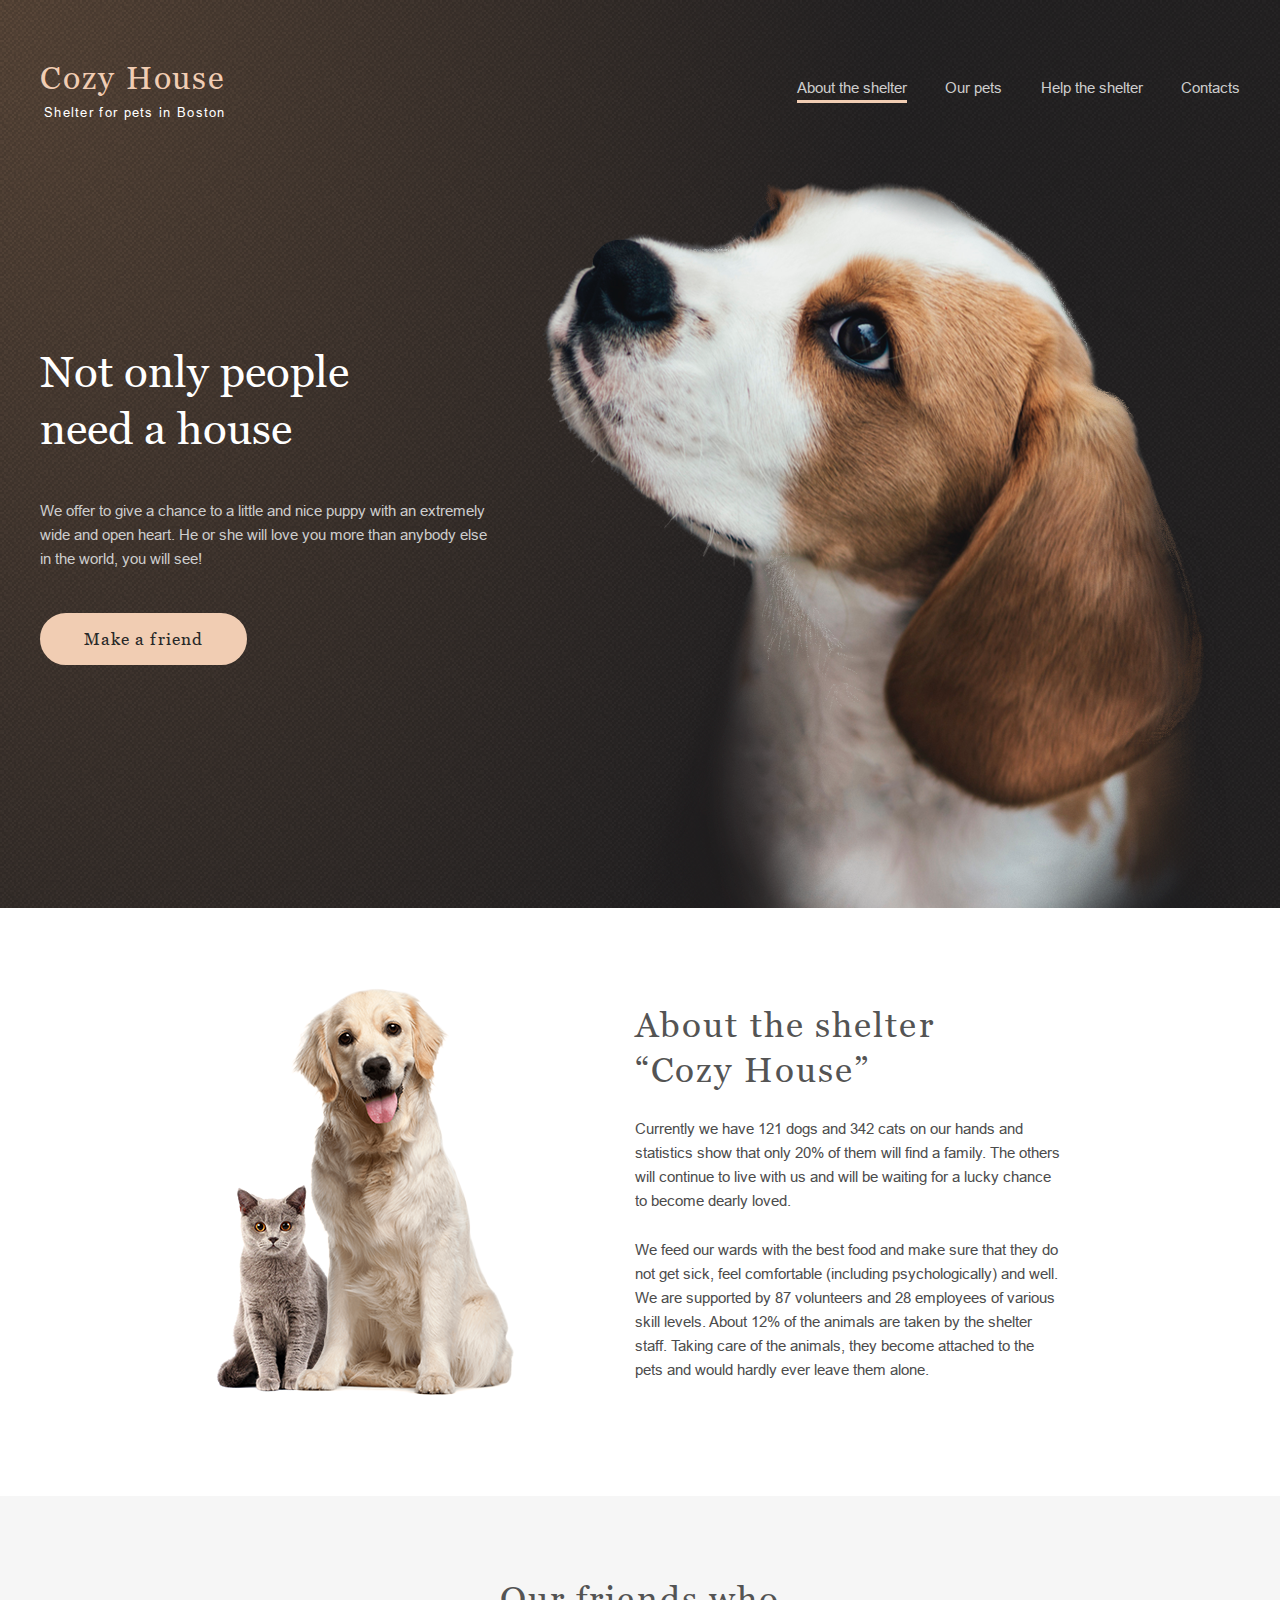
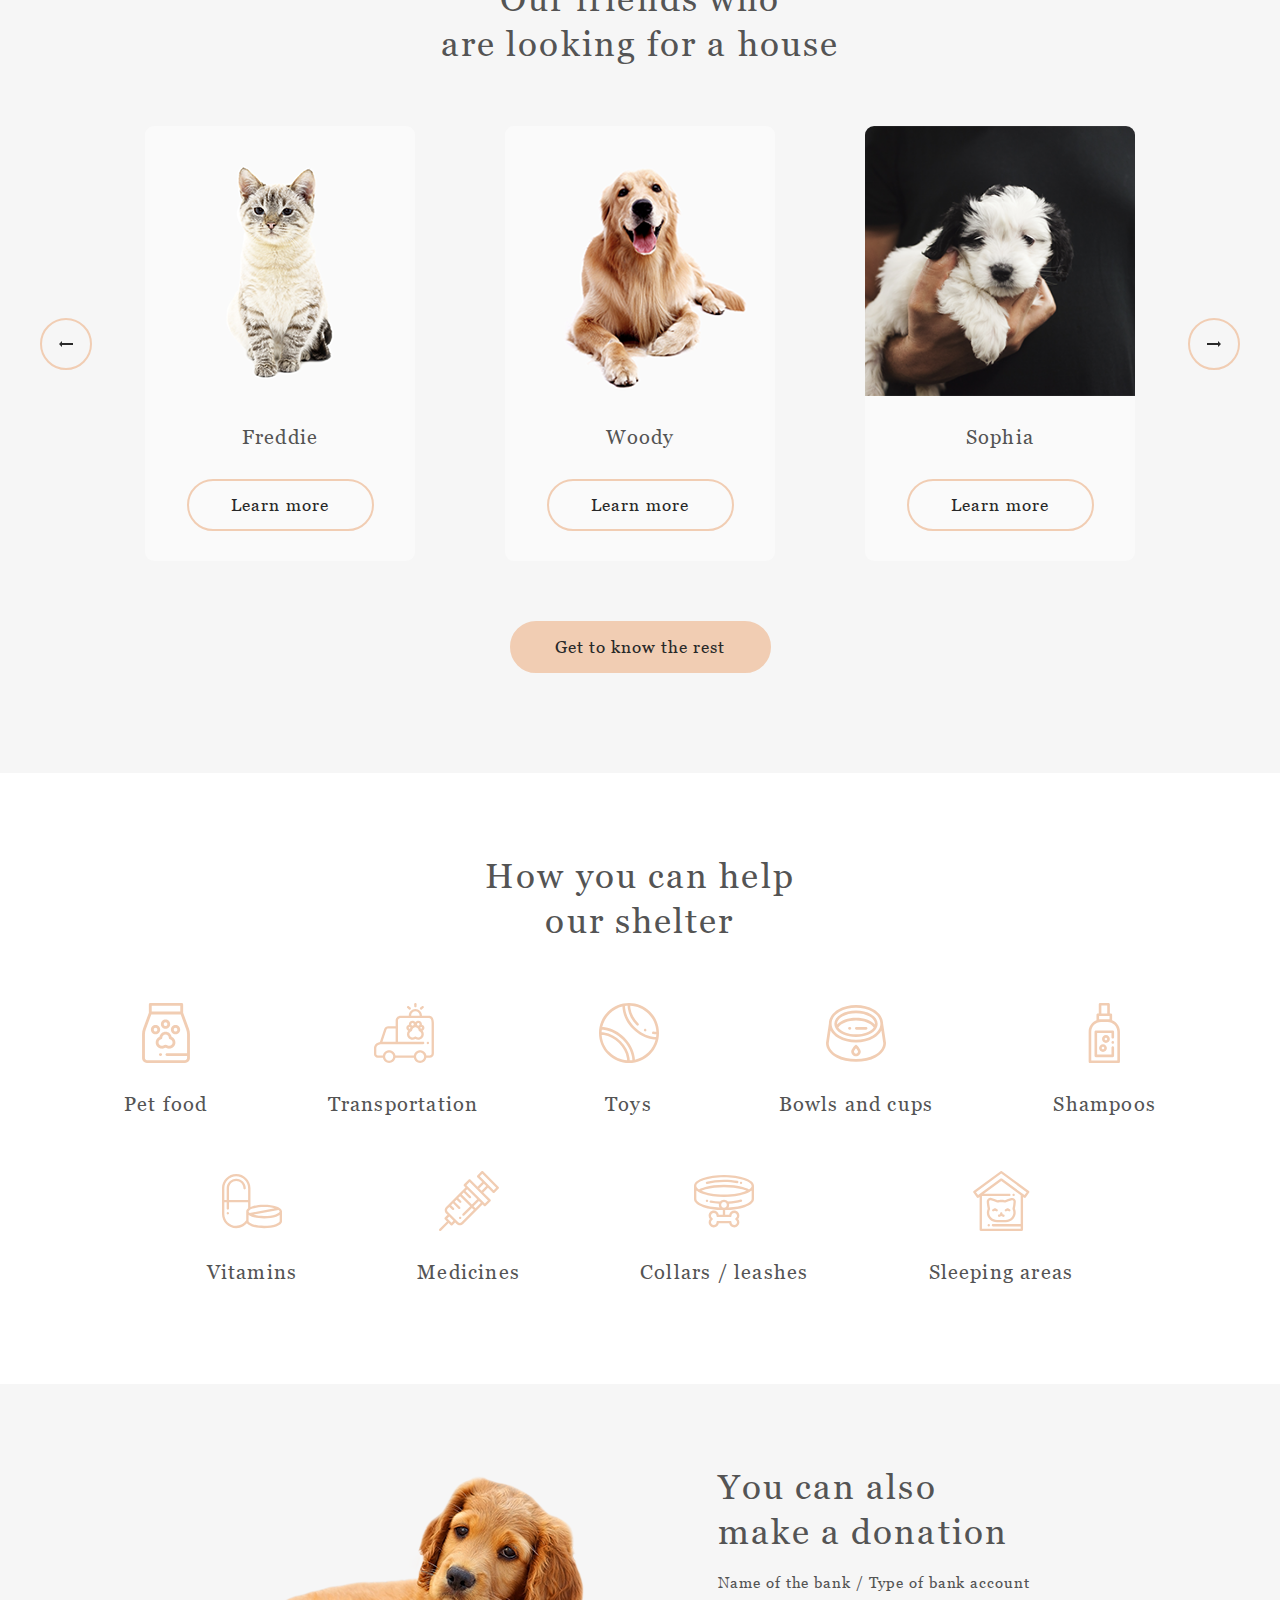
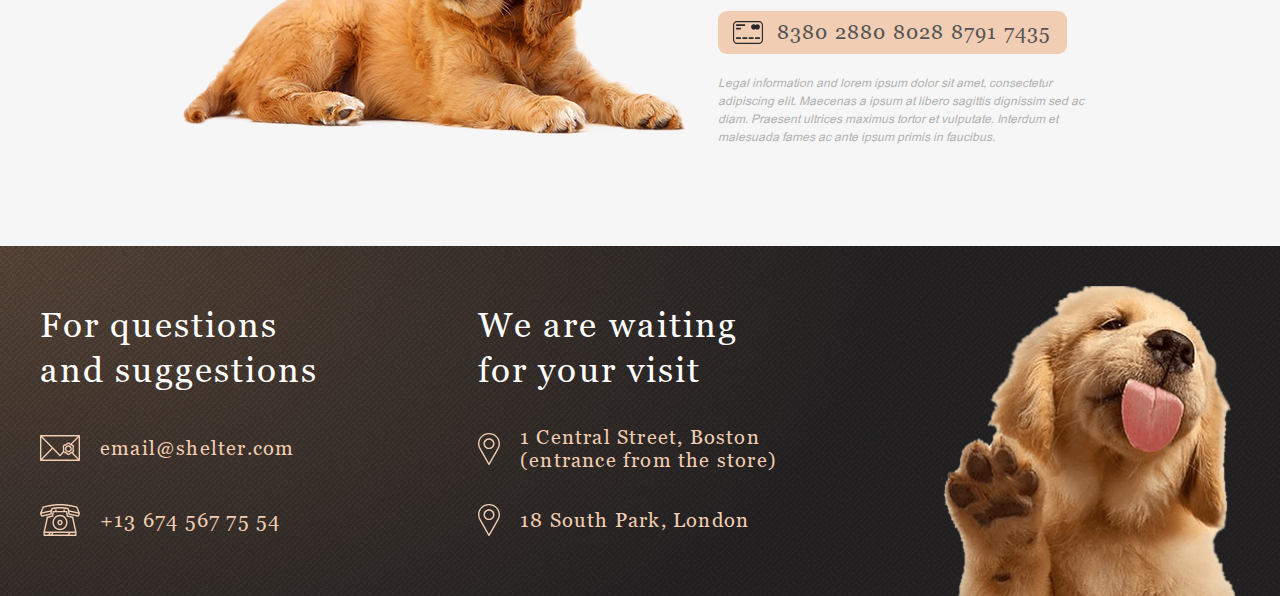
<file: shelter/pages/main/index.html>
<!DOCTYPE html>
<html lang="en">
<head>
    <meta charset="UTF-8">
    <meta http-equiv="X-UA-Compatible" content="IE=edge">
    <meta name="viewport" content="width=device-width, initial-scale=1.0">
    <link rel="stylesheet" href="style.css">
    <title>Main</title>
</head>
<body>
    <section class="start-screen">
        <div class="container">
            <header>
                <div class="logo" >
                        <h1 class="logo__title">
                            <a href="#">Cozy House</a>
                        </h1>
                        <div class="logo__sub">
                            Shelter for pets in Boston
                        </div>
                </div>
                <div class="burger-menu">
                    <span></span>
                </div>
                <div class="overlay"></div>
                <nav class="navi-list">
                    <ul class="navi">
                        <li class="nohover"><a href="#" class="menu__link" >About the shelter</a></li>
                        <li><a href="../pets/index.html" class="menu__link whover">Our pets</a></li>
                        <li><a href="#help" class="menu__link whover">Help the shelter</a></li>
                        <li><a href="#contacts" class="menu__link whover">Contacts</a></li>
                    </ul>
                </nav>
                <div class="burger-header">
                    <div class="logo" >
                        <h1 class="logo__title">
                            <a href="#">Cozy House</a>
                        </h1>
                        <div class="logo__sub">
                            Shelter for pets in Boston
                        </div>
                    </div>
                </div>
            </header>
            <div class="media">
                <div class="media__content">
                    <h2 class="media__header">
                        Not only people <br> need a house
                    </h2>
                    <p class="media__text">
                        We offer to give a chance to a little and nice puppy with an extremely wide and open heart. He or she will love you more than anybody else in the world, you will see!
                    </p>
                    <button class="media__button button_main button_active button_colored" onclick="window.location.href='#pets'">Make a friend</button>
                </div>
                    <img class="media__object" src="../../assets/images/start-screen-puppy.png" alt="Puppy">
            </div>
        </div>
    </section>
    <section id="about" class="about">
        <div class="container">
            <div class="media">
                <img src="../../assets/images/about-pets.png" alt="Pets" class="media__object">
                <div class="media__content">
                    <h3 class="media__header">
                        About the shelter <br> “Cozy House”
                    </h3>
                    <p class="media__text p_large">
                        Currently we have 121 dogs and 342 cats on our hands and statistics show that only 20% of them will find a family. The others will continue to live with us and will be waiting for a lucky chance to become dearly loved.
                    </p>
                    <p class="media__text p_large">
                        We feed our wards with the best food and make sure that they do not get sick, feel comfortable (including psychologically) and well. We are supported by 87 volunteers and 28 employees of various skill levels. About 12% of the animals are taken by the shelter staff. Taking care of the animals, they become attached to the pets and would hardly ever leave them alone.
                    </p>
                </div>
            </div>
        </div>
    </section>
    <section id="pets" class="pets">
        <div class="container">
            <h3>
                Our friends who <br> are looking for a house
            </h3>
            <div class="slider">
                <button class="button_main button_active slider__button slider__button_left">
                    <img src="../../assets/icons/Arrow-left.svg" alt="left">
                </button>
                    <div class="carousel__wrapper">
                        <div class="slider__carousel">
                            <div class="carousel__left">
                                <div class="slider__card">
                                    <img class="card__image" src="../../assets/images/pets-katrine.png" alt="">
                                    <p class="card__name">Katrine</p>
                                    <button class="button_main button_active card__button ">Learn more</button>
                                </div>
                                <div class="slider__card">
                                    <img class="card__image" src="../../assets/images/pets-jennifer.png" alt="">
                                    <p class="card__name">Jennifer</p>
                                    <button class="button_main button_active card__button">Learn more</button>
                                </div>
                                <div class="slider__card">
                                    <img class="card__image" src="../../assets/images/pets-woody.png" alt="">
                                    <p class="card__name">Woody</p>
                                    <button class="button_main button_active card__button">Learn more</button>
                                </div>
                            </div>
                            <div class="carousel__active">
                                <div class="slider__card">
                                    <img class="card__image" src="../../assets/images/pets-katrine.png" alt="">
                                    <p class="card__name">Katrine</p>
                                    <button class="button_main button_active card__button ">Learn more</button>
                                </div>
                                <div class="slider__card">
                                    <img class="card__image" src="../../assets/images/pets-jennifer.png" alt="">
                                    <p class="card__name">Jennifer</p>
                                    <button class="button_main button_active card__button">Learn more</button>
                                </div>
                                <div class="slider__card">
                                    <img class="card__image" src="../../assets/images/pets-woody.png" alt="">
                                    <p class="card__name">Woody</p>
                                    <button class="button_main button_active card__button">Learn more</button>
                                </div>
                            </div>
                            <div class="carousel__right">
                                <div class="slider__card">
                                    <img class="card__image" src="../../assets/images/pets-katrine.png" alt="">
                                    <p class="card__name">Katrine</p>
                                    <button class="button_main button_active card__button ">Learn more</button>
                                </div>
                                <div class="slider__card">
                                    <img class="card__image" src="../../assets/images/pets-jennifer.png" alt="">
                                    <p class="card__name">Jennifer</p>
                                    <button class="button_main button_active card__button">Learn more</button>
                                </div>
                                <div class="slider__card">
                                    <img class="card__image" src="../../assets/images/pets-woody.png" alt="">
                                    <p class="card__name">Woody</p>
                                    <button class="button_main button_active card__button">Learn more</button>
                                </div>
                            </div>
                        </div>
                    </div>
                <button class="button_main slider__button button_active slider__button_right">
                    <img src="../../assets/icons/Arrow-right.svg" alt="right">
                </button>
            </div>
            <button class="button_main button_active button_colored" onclick="window.location.href='../pets/index.html'">
                    Get to know the rest
            </button>
        </div>
    </section>
    <section id="help">
        <div class="container help__container">
            <h3>
                How you can help <br> our shelter
            </h3>
            <div class="help__media-container">
                <div class="help__media">
                    <img src="../../assets/icons/icon-pet-food.svg" alt="pet food">
                    <h4>Pet food</h4>
                </div>
                <div class="help__media">
                    <img src="../../assets/icons/icon-transportation.svg" alt="transportation">
                    <h4>Transportation</h4>
                </div>
                <div class="help__media">
                    <img src="../../assets/icons/icon-toys.svg" alt="toys">
                    <h4>Toys</h4>
                </div>
                <div class="help__media">
                    <img src="../../assets/icons/icon-bowls-and-cups.svg" alt="bowls and cups">
                    <h4>Bowls and cups</h4>
                </div>
                <div class="help__media">
                    <img src="../../assets/icons/icon-shampoos.svg" alt="shampoos">
                    <h4>Shampoos</h4>
                </div>
                <div class="help__media">
                    <img src="../../assets/icons/icon-vitamins.svg" alt="vitamins">
                    <h4>Vitamins</h4>
                </div>
                <div class="help__media">
                    <img src="../../assets/icons/icon-medicines.svg" alt="medicines">
                    <h4>Medicines</h4>
                </div>
                <div class="help__media">
                    <img src="../../assets/icons/icon-collars-leashes.svg" alt="collars and leashes">
                    <h4>Collars / leashes</h4>
                </div>
                <div class="help__media">
                    <img src="../../assets/icons/icon-sleeping-area.svg" alt="sleeping areas">
                    <h4>Sleeping areas</h4>
            </div>
        </div>
    </section>
    <section id="inaddition" class="inaddition">
        <div class="container">
            <div class="inaddition__media">
                <img src="../../assets/images/donation-dog.png" alt="consider to donate" class="inaddition__media_image">
                <div class="inaddition__media_text">
                    <h3>You can also <br> make a donation</h3>
                    <h5>Name of the bank / Type of bank account</h5>
                    <form class="inaddition__creditcard">
                        <a>
                            <h4>8380 2880 8028 8791 7435</h4>
                        </a>
                    </form>
                    <p class="p_small">
                        Legal information and lorem ipsum dolor sit amet, consectetur adipiscing elit. Maecenas a ipsum at libero sagittis dignissim sed ac diam. Praesent ultrices maximus tortor et vulputate. Interdum et malesuada fames ac ante ipsum primis in faucibus.
                    </p>
                </div>
            </div>
        </div>
    </section>
    <footer id="contacts" class="footer">
        <div class="container footer__container">
            <div class="footer__contacts-container">
                <h3>For questions and suggestions</h3>
                    <a href="mailto:email@shelter.com" class="footer__contacts">
                    <img src="../../assets/icons/icon-email.svg" alt="email">
                        <h4>email@shelter.com</h4>
                    </a>
                <a href="tel:+136745677554" class="footer__contacts">
                    <img src="../../assets/icons/icon-phone.svg" alt="phone">
                        <h4>+13 674 567 75 54</h4>
                </a>
            </div>
            <div class="footer__contacts-container_2nd">
                <h3>We are waiting for your visit</h3>
                <a class="footer__contacts" href="https://goo.gl/maps/WB8yyo3gPf5zB5Ur9" target="_blank">
                    <img src="../../assets/icons/icon-marker.svg" alt="marker">
                    <h4>1 Central Street, Boston <br> (entrance from the store)</h4>
                </a>
                <a class="footer__contacts" href="https://goo.gl/maps/9NCaQp7g5koQCcGw5" target="_blank">
                    <img src="../../assets/icons/icon-marker.svg" alt="marker">
                    <h4>18 South Park, London</h4>
                </a>
            </div>
            <img src="../../assets/images/footer-puppy.png" alt="puppy" class="footer__puppy">
        </div>
    </footer>
    <script src="burger.js"></script>
    <script src="pets.js"></script>
</body>
</html>
</file>
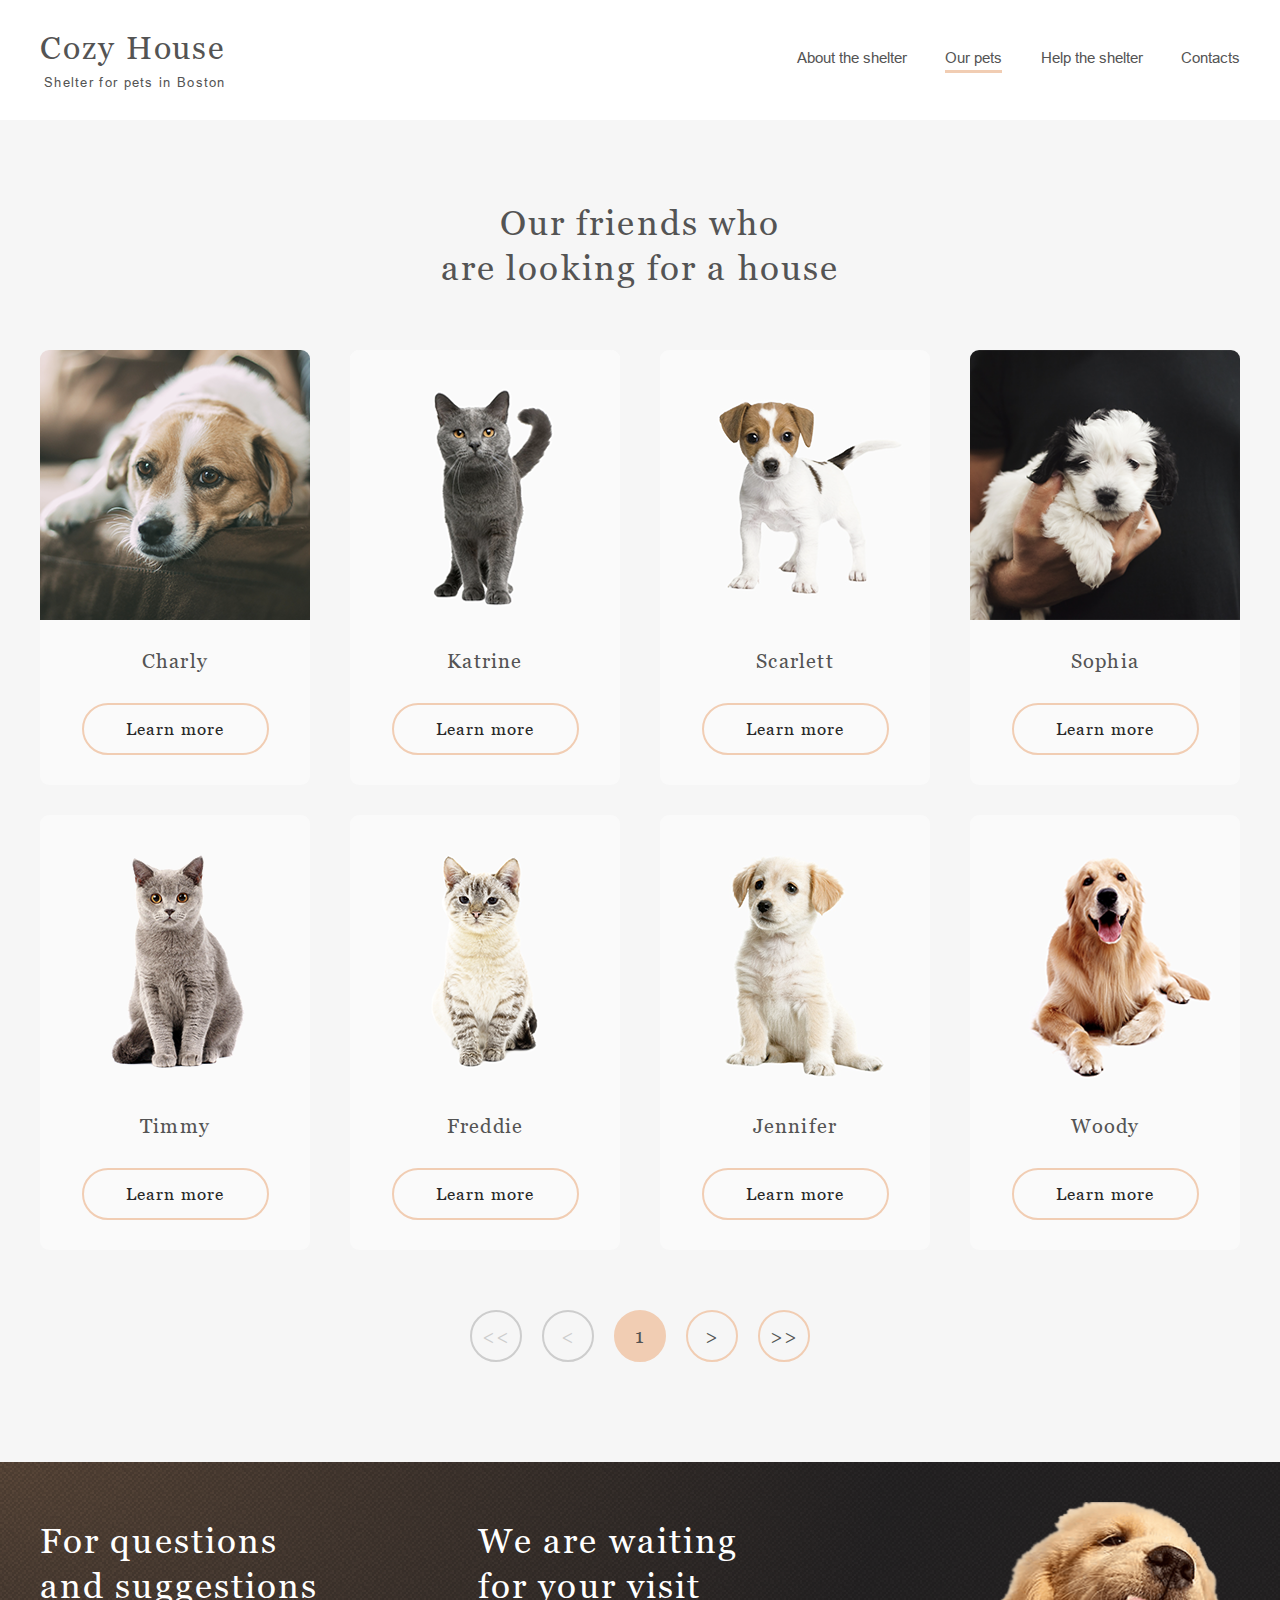
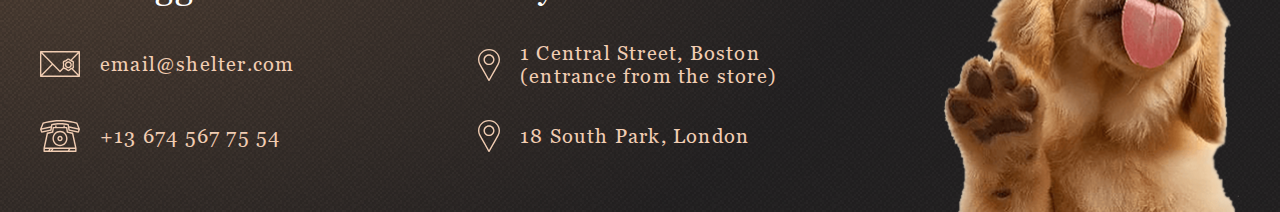
<file: shelter/pages/pets/index.html>
<!DOCTYPE html>
<html lang="en">
<head>
    <meta charset="UTF-8">
    <meta http-equiv="X-UA-Compatible" content="IE=edge">
    <meta name="viewport" content="width=device-width, initial-scale=1.0">
    <title>Our pets</title>
    <link rel="stylesheet" href="style.css">
</head>
<body>
    <section class="sticky__parent">
        <section class="pets__header">
            <div class="container">
                <header>
                    <div class="logo" >
                        <h1 class="logo__title">
                            <a class="logo__title_pets" href="../main/index.html">Cozy House</a>
                        </h1>
                        <p class="logo__sub logo__sub_pets">
                            Shelter for pets in Boston
                        </p>
                    </div>
                    <div class="burger-menu">
                        <span></span>
                    </div>
                    <div class="overlay"></div>
                    <nav class="navi-list">
                        <ul class="navi">
                            <li><a href="../main/index.html" class="whover navi_pets menu__link">About the shelter</a></li>
                            <li class="nohover"><a href="#" class="navi_pets menu__link">Our pets</a></li>
                            <li><a href="../main/index.html#help" class="whover navi_pets menu__link">Help the shelter</a></li>
                            <li><a href="#contacts" class="whover navi_pets menu__link">Contacts</a></li>
                        </ul>
                    </nav>
                    <div class="burger-header">
                        <div class="logo" >
                            <h1 class="logo__title">
                                <a class="logo__title_pets" href="../main/index.html">Cozy House</a>
                            </h1>
                            <p class="logo__sub logo__sub_pets">
                                Shelter for pets in Boston
                            </p>
                        </div>
                    </div>
                </header>
            </div>
        </section>
        <section id="OurPets" class="ourpets_background">
            <div class="container">
                <div class="ourpets__content">
                    <h3>
                        Our friends who <br> are looking for a house
                    </h3>
                    <div class="ourpets__cardscontainer">
                        <div class="slider__card">
                            <img class="card__image" src="../../assets/images/pets/katrine.png" alt="">
                            <p class="card__name">Katrine</p>
                            <button class="button_main card__button">Learn more</button>
                        </div>
                        <div class="slider__card">
                            <img class="card__image" src="../../assets/images/pets/jennifer.png" alt="">
                            <p class="card__name">Jennifer</p>
                            <button class="button_main card__button">Learn more</button>
                        </div>
                        <div class="slider__card">
                            <img class="card__image" src="../../assets/images/pets/woody.png" alt="">
                            <p class="card__name">Woody</p>
                            <button class="button_main card__button">Learn more</button>
                        </div>
                        <div class="slider__card">
                            <img class="card__image" src="../../assets/images/pets/sophia.png" alt="">
                            <p class="card__name">Sophia</p>
                            <button class="button_main card__button">Learn more</button>
                        </div>
                        <div class="slider__card">
                            <img class="card__image" src="../../assets/images/pets/timmy.png" alt="">
                            <p class="card__name">Timmy</p>
                            <button class="button_main card__button">Learn more</button>
                        </div>
                        <div class="slider__card">
                            <img class="card__image" src="../../assets/images/pets/charly.png" alt="">
                            <p class="card__name">Charly</p>
                            <button class="button_main card__button">Learn more</button>
                        </div>
                        <div class="slider__card">
                            <img class="card__image" src="../../assets/images/pets/scarlett.png" alt="">
                            <p class="card__name">Scarlett</p>
                            <button class="button_main card__button">Learn more</button>
                        </div>
                        <div class="slider__card">
                            <img class="card__image" src="../../assets/images/pets/freddie.png" alt="">
                            <p class="card__name">Freddie</p>
                            <button class="button_main card__button">Learn more</button>
                        </div>
                    </div>
                    <div class="ourpets__navigation">
                        <button class="button_main slider__button page__button_to-start button_inactive">
                            <h4><<</h4>
                        </button>
                        <button class="button_main slider__button page__button_prev button_inactive">
                            <h4><</h4>
                        </button>
                        <button class="button_main slider__button button_currentpage">
                            <h4>1</h4>
                        </button>
                        <button class="button_main slider__button page__button_next button_active">
                            <h4>></h4>
                        </button>
                        <button class="button_main slider__button page__button_to-end button_active">
                            <h4>>></h4>
                        </button>
                    </div>
                </div>
            </div>
        </section>
    </section>
    <footer id="contacts" class="footer">
        <div class="container footer__container">
            <div class="footer__contacts-container">
                <h3>For questions and suggestions</h3>
                    <a href="mailto:email@shelter.com" class="footer__contacts">
                    <img src="../../assets/icons/icon-email.svg" alt="email">
                        <h4>email@shelter.com</h4>
                    </a>
                <a href="tel:+136745677554" class="footer__contacts">
                    <img src="../../assets/icons/icon-phone.svg" alt="phone">
                        <h4>+13 674 567 75 54</h4>
                </a>
            </div>
            <div class="footer__contacts-container_2nd">
                <h3>We are waiting for your visit</h3>
                <a class="footer__contacts" href="https://goo.gl/maps/WB8yyo3gPf5zB5Ur9" target="_blank">
                    <img src="../../assets/icons/icon-marker.svg" alt="marker">
                    <h4>1 Central Street, Boston <br> (entrance from the store)</h4>
                </a>
                <a class="footer__contacts" href="https://goo.gl/maps/9NCaQp7g5koQCcGw5" target="_blank">
                    <img src="../../assets/icons/icon-marker.svg" alt="marker">
                    <h4>18 South Park, London</h4>
                </a>
            </div>
            <img src="../../assets/images/footer-puppy.png" alt="puppy" class="footer__puppy">
        </div>
    </footer>
    <script src="../main/burger.js"></script>
    <script src="../main/pets.js"></script>
    <script src="script.js"></script>
</body>
</html>
</file>
<file: shelter/pages/pets/style.css>
@import url(../../pages/main/style.css);
@font-face {
  font-family: Georgia;
  src: url(../../assets/fonts/georgia/georgia-regular.ttf), url(../../assets/fonts/georgia/georgia-bold.ttf);
}

@font-face {
  font-family: Arial;
  src: url(../../assets/fonts/arial/arial-regular.ttf), url(../../assets/fonts/arial/arial-italic.ttf);
}

.pets__header {
  background-color: #FFFFFF;
}

.logo__title_pets {
  color: #545454;
}

.logo__sub_pets {
  color: #545454;
}

.navi_pets {
  color: #545454;
}

.pets__header {
  z-index: 5;
  position: -webkit-sticky;
  position: sticky;
  top: 0;
}

.pets__header .container {
  padding: 30px 0px 30px;
}

.pets__header header {
  margin: 0;
}

.logo a {
  text-decoration: none;
  color: #545454;
}

.logo__title_pets {
  color: #545454;
}

.logo__sub_pets {
  color: #545454;
}

.navi-list {
  background-color: #FFFFFF;
}

.navi .navi_pets {
  color: #545454;
}

.navi .navi_pets.nohover {
  color: #545454;
}

.navi .navi_pets.whover:hover {
  color: #292929;
}

.ourpets_background {
  background-color: #F6F6F6;
}

.ourpets__content {
  display: -webkit-box;
  display: -ms-flexbox;
  display: flex;
  -webkit-box-orient: vertical;
  -webkit-box-direction: normal;
      -ms-flex-direction: column;
          flex-direction: column;
  -webkit-box-align: center;
      -ms-flex-align: center;
          align-items: center;
  row-gap: 45px;
}

.ourpets__cardscontainer {
  padding: 15px 0px 15px;
  display: -webkit-box;
  display: -ms-flexbox;
  display: flex;
  -ms-flex-wrap: wrap;
      flex-wrap: wrap;
  -webkit-box-pack: center;
      -ms-flex-pack: center;
          justify-content: center;
  gap: 40px;
  row-gap: 30px;
}

.slider__animation {
  -webkit-animation: opacity_incr 0.5s ease;
          animation: opacity_incr 0.5s ease;
}

.ourpets__navigation {
  display: -webkit-box;
  display: -ms-flexbox;
  display: flex;
  -webkit-box-align: center;
      -ms-flex-align: center;
          align-items: center;
  gap: 20px;
}

.button_inactive {
  border-color: #CDCDCD;
}

.button_inactive h4 {
  color: #CDCDCD;
}

.button_inactive:hover {
  cursor: auto;
}

.button_currentpage {
  border-color: #F1CDB3;
  background-color: #F1CDB3;
}

.button_currentpage:hover {
  cursor: auto;
}

@media screen and (max-width: 1279px) {
  .pets__header .container {
    padding: 30px;
  }
  .ourpets__content {
    row-gap: 30px;
  }
  .container {
    padding-bottom: 76px;
  }
  .ourpets__cardscontainer {
    padding: 0;
    width: 580px;
  }
  .ourpets__navigation {
    margin-top: 10px;
  }
  .slider__card:nth-child(7) {
    display: none;
  }
  .slider__card:nth-child(8) {
    display: none;
  }
}

/*
@media screen and (max-width:1259px){
    .slider__card:nth-child(7){
        display: none;
    }
    .slider__card:nth-child(8){
        display: none;
    }
}
*/
@media screen and (max-width: 767px) {
  .pets__header .container {
    padding: 30px 10px 30px 10px;
  }
  .burger-menu span {
    background-color: black;
  }
  .burger-menu:after {
    background-color: black;
  }
  .burger-menu:before {
    background-color: black;
  }
  .burger-header {
    background-color: #FFFFFF;
  }
  .container {
    padding-bottom: 42px;
  }
  .ourpets__content {
    row-gap: 42px;
  }
  .ourpets__navigation {
    gap: 10px;
    margin-top: 0;
  }
  .button_main h4 {
    font-size: 20px;
    font-weight: 400;
    line-height: 23px;
    letter-spacing: 0.06em;
    text-align: center;
  }
}

@media screen and (max-width: 767px) {
  .ourpets__cardscontainer {
    width: 270px;
  }
  .slider__card:nth-child(6) {
    display: none;
  }
  .slider__card:nth-child(5) {
    display: none;
  }
  .slider__card:nth-child(4) {
    display: none;
  }
}
/*# sourceMappingURL=style.css.map */
</file>
<file: shelter/pages/main/style.css>
/*! normalize.css v8.0.1 | MIT License | github.com/necolas/normalize.css */
/* Document
   ========================================================================== */
/**
 * 1. Correct the line height in all browsers.
 * 2. Prevent adjustments of font size after orientation changes in iOS.
 */
html {
  line-height: 1.15;
  /* 1 */
  -webkit-text-size-adjust: 100%;
  /* 2 */
}

/* Sections
     ========================================================================== */
/**
   * Remove the margin in all browsers.
   */
body {
  margin: 0;
}

/**
   * Render the `main` element consistently in IE.
   */
main {
  display: block;
}

/**
   * Correct the font size and margin on `h1` elements within `section` and
   * `article` contexts in Chrome, Firefox, and Safari.
   */
h1 {
  font-size: 2em;
  margin: 0.67em 0;
}

/* Grouping content
     ========================================================================== */
/**
   * 1. Add the correct box sizing in Firefox.
   * 2. Show the overflow in Edge and IE.
   */
hr {
  -webkit-box-sizing: content-box;
          box-sizing: content-box;
  /* 1 */
  height: 0;
  /* 1 */
  overflow: visible;
  /* 2 */
}

/**
   * 1. Correct the inheritance and scaling of font size in all browsers.
   * 2. Correct the odd `em` font sizing in all browsers.
   */
pre {
  font-family: monospace, monospace;
  /* 1 */
  font-size: 1em;
  /* 2 */
}

/* Text-level semantics
     ========================================================================== */
/**
   * Remove the gray background on active links in IE 10.
   */
a {
  background-color: transparent;
}

/**
   * 1. Remove the bottom border in Chrome 57-
   * 2. Add the correct text decoration in Chrome, Edge, IE, Opera, and Safari.
   */
abbr[title] {
  border-bottom: none;
  /* 1 */
  text-decoration: underline;
  /* 2 */
  -webkit-text-decoration: underline dotted;
          text-decoration: underline dotted;
  /* 2 */
}

/**
   * Add the correct font weight in Chrome, Edge, and Safari.
   */
b,
strong {
  font-weight: bolder;
}

/**
   * 1. Correct the inheritance and scaling of font size in all browsers.
   * 2. Correct the odd `em` font sizing in all browsers.
   */
code,
kbd,
samp {
  font-family: monospace, monospace;
  /* 1 */
  font-size: 1em;
  /* 2 */
}

/**
   * Add the correct font size in all browsers.
   */
small {
  font-size: 80%;
}

/**
   * Prevent `sub` and `sup` elements from affecting the line height in
   * all browsers.
   */
sub,
sup {
  font-size: 75%;
  line-height: 0;
  position: relative;
  vertical-align: baseline;
}

sub {
  bottom: -0.25em;
}

sup {
  top: -0.5em;
}

/* Embedded content
     ========================================================================== */
/**
   * Remove the border on images inside links in IE 10.
   */
img {
  border-style: none;
}

/* Forms
     ========================================================================== */
/**
   * 1. Change the font styles in all browsers.
   * 2. Remove the margin in Firefox and Safari.
   */
button,
input,
optgroup,
select,
textarea {
  font-family: inherit;
  /* 1 */
  font-size: 100%;
  /* 1 */
  line-height: 1.15;
  /* 1 */
  margin: 0;
  /* 2 */
}

/**
   * Show the overflow in IE.
   * 1. Show the overflow in Edge.
   */
button,
input {
  /* 1 */
  overflow: visible;
}

/**
   * Remove the inheritance of text transform in Edge, Firefox, and IE.
   * 1. Remove the inheritance of text transform in Firefox.
   */
button,
select {
  /* 1 */
  text-transform: none;
}

/**
   * Correct the inability to style clickable types in iOS and Safari.
   */
button,
[type="button"],
[type="reset"],
[type="submit"] {
  -webkit-appearance: button;
}

/**
   * Remove the inner border and padding in Firefox.
   */
button::-moz-focus-inner,
[type="button"]::-moz-focus-inner,
[type="reset"]::-moz-focus-inner,
[type="submit"]::-moz-focus-inner {
  border-style: none;
  padding: 0;
}

/**
   * Restore the focus styles unset by the previous rule.
   */
button:-moz-focusring,
[type="button"]:-moz-focusring,
[type="reset"]:-moz-focusring,
[type="submit"]:-moz-focusring {
  outline: 1px dotted ButtonText;
}

/**
   * Correct the padding in Firefox.
   */
fieldset {
  padding: 0.35em 0.75em 0.625em;
}

/**
   * 1. Correct the text wrapping in Edge and IE.
   * 2. Correct the color inheritance from `fieldset` elements in IE.
   * 3. Remove the padding so developers are not caught out when they zero out
   *    `fieldset` elements in all browsers.
   */
legend {
  -webkit-box-sizing: border-box;
          box-sizing: border-box;
  /* 1 */
  color: inherit;
  /* 2 */
  display: table;
  /* 1 */
  max-width: 100%;
  /* 1 */
  padding: 0;
  /* 3 */
  white-space: normal;
  /* 1 */
}

/**
   * Add the correct vertical alignment in Chrome, Firefox, and Opera.
   */
progress {
  vertical-align: baseline;
}

/**
   * Remove the default vertical scrollbar in IE 10+.
   */
textarea {
  overflow: auto;
}

/**
   * 1. Add the correct box sizing in IE 10.
   * 2. Remove the padding in IE 10.
   */
[type="checkbox"],
[type="radio"] {
  -webkit-box-sizing: border-box;
          box-sizing: border-box;
  /* 1 */
  padding: 0;
  /* 2 */
}

/**
   * Correct the cursor style of increment and decrement buttons in Chrome.
   */
[type="number"]::-webkit-inner-spin-button,
[type="number"]::-webkit-outer-spin-button {
  height: auto;
}

/**
   * 1. Correct the odd appearance in Chrome and Safari.
   * 2. Correct the outline style in Safari.
   */
[type="search"] {
  -webkit-appearance: textfield;
  /* 1 */
  outline-offset: -2px;
  /* 2 */
}

/**
   * Remove the inner padding in Chrome and Safari on macOS.
   */
[type="search"]::-webkit-search-decoration {
  -webkit-appearance: none;
}

/**
   * 1. Correct the inability to style clickable types in iOS and Safari.
   * 2. Change font properties to `inherit` in Safari.
   */
::-webkit-file-upload-button {
  -webkit-appearance: button;
  /* 1 */
  font: inherit;
  /* 2 */
}

/* Interactive
     ========================================================================== */
/*
   * Add the correct display in Edge, IE 10+, and Firefox.
   */
details {
  display: block;
}

/*
   * Add the correct display in all browsers.
   */
summary {
  display: list-item;
}

/* Misc
     ========================================================================== */
/**
   * Add the correct display in IE 10+.
   */
template {
  display: none;
}

/**
   * Add the correct display in IE 10.
   */
[hidden] {
  display: none;
}

@font-face {
  font-family: 'Georgia';
  src: url(../../assets/fonts/georgia/georgia-regular.ttf);
  font-weight: 400;
  font-style: normal;
}

@font-face {
  font-family: 'Georgia';
  src: url(../../assets/fonts/georgia/georgiab.ttf);
  font-weight: 700;
  font-style: normal;
}

@font-face {
  font-family: 'Arial';
  src: url(../../assets/fonts/arial/arial-regular.ttf), url(../../assets/fonts/arial/arial-italic.ttf);
}

::-webkit-scrollbar {
  width: 0;
}

* {
  scroll-behavior: smooth;
}

._lock {
  overflow: hidden;
}

body {
  position: relative;
}

li {
  list-style: none;
}

h2 {
  margin: 0px;
  font-family: Georgia, serif;
  font-weight: 400;
  font-size: 44px;
  line-height: 57px;
  color: #545454;
}

h3 {
  margin: 14px 0px 25px;
  font-family: Georgia, serif;
  font-weight: 400;
  font-size: 35px;
  line-height: 45px;
  letter-spacing: 0.06em;
  color: #545454;
  margin: 0px;
  text-align: center;
}

h4 {
  font-family: Georgia, serif;
  font-size: 20px;
  font-weight: 400;
  line-height: 23px;
  letter-spacing: 0.06em;
  text-align: center;
  color: #545454;
  margin: 0px;
}

h5 {
  font-family: Georgia, serif;
  font-size: 15px;
  font-weight: 400;
  line-height: 17px;
  letter-spacing: 0.06em;
  text-align: left;
  color: #545454;
  margin: 20px 0px 20px;
}

a {
  text-decoration: none;
  color: #F1CDB3;
}

.p_large {
  font-family: Arial, sans-serif;
  font-size: 15px;
  font-weight: 400;
  line-height: 24px;
  letter-spacing: 0px;
  text-align: left;
  color: #4C4C4C;
  margin: 0;
}

.p_small {
  font-family: Arial, sans-serif;
  font-size: 12px;
  font-style: italic;
  font-weight: 400;
  line-height: 18px;
  letter-spacing: 0px;
  text-align: left;
  color: #B2B2B2;
  margin: 0px;
}

.button_main {
  font-family: Georgia, serif;
  font-size: 17px;
  font-weight: 400;
  line-height: 22px;
  letter-spacing: 0.06em;
  height: 52px;
  border: 2px solid #F1CDB3;
  border-radius: 100px;
  background-color: #FFFFFF;
  color: #292929;
  cursor: pointer;
}

.button_active {
  -webkit-transition: 0.3s;
  transition: 0.3s;
}

.button_active:hover {
  background-color: #FDDCC4;
  border-color: #FDDCC4;
}

.button_colored {
  background-color: #F1CDB3;
}

.media {
  display: -webkit-box;
  display: -ms-flexbox;
  display: flex;
  -webkit-box-align: center;
      -ms-flex-align: center;
          align-items: center;
}

.media p {
  font-family: Arial, sans-serif;
  font-size: 15px;
  line-height: 24px;
}

.media__content {
  display: -webkit-box;
  display: -ms-flexbox;
  display: flex;
  -webkit-box-orient: vertical;
  -webkit-box-direction: normal;
      -ms-flex-direction: column;
          flex-direction: column;
}

.container {
  max-width: 1200px;
  margin: 0 auto;
  padding: 80px 30px 100px;
}

header {
  display: -webkit-box;
  display: -ms-flexbox;
  display: flex;
  -webkit-box-pack: justify;
      -ms-flex-pack: justify;
          justify-content: space-between;
  margin: 0px auto 60px;
  font-family: Georgia, serif;
  -ms-flex-line-pack: center;
      align-content: center;
  position: relative;
}

.logo {
  -webkit-transition: all 0.3s ease 0s;
  transition: all 0.3s ease 0s;
}

.logo__title {
  font-size: 32px;
  font-weight: 400;
  line-height: 35px;
  letter-spacing: 0.06em;
  margin: 0px 0px 10px 0px;
  height: 35px;
  white-space: nowrap;
  overflow: visible;
}

.logo__sub {
  margin: 0 0 0 4px;
  font-family: Arial, sans-serif;
  font-size: 13px;
  line-height: 15px;
  letter-spacing: 0.1em;
  text-align: left;
  color: #FFFFFF;
}

.overlay {
  position: fixed;
  width: 100%;
  height: 100%;
  top: 0;
  right: -100%;
  z-index: 1;
  background: rgba(41, 41, 41, 0.6);
}

.navi {
  height: 27px;
  width: 443px;
  display: -webkit-box;
  display: -ms-flexbox;
  display: flex;
  -webkit-box-pack: justify;
      -ms-flex-pack: justify;
          justify-content: space-between;
  -ms-flex-item-align: center;
      align-self: center;
}

.navi li {
  position: relative;
}

.navi a {
  font-family: Arial, sans-serif;
  font-size: 15px;
  line-height: 24px;
  color: #CDCDCD;
  text-decoration: none;
  position: relative;
}

.navi .whover:hover {
  color: #FAFAFA;
}

.navi .nohover {
  color: #FAFAFA;
}

.navi .nohover:after {
  content: '';
  position: absolute;
  width: 100%;
  height: 3px;
  bottom: 0px;
  left: 0px;
  background: #F1CDB3;
}

.burger-header {
  position: fixed;
  z-index: 1;
  top: 0;
  right: -100%;
  width: 320px;
  height: 120px;
  background-color: #292929;
  overflow: auto;
  -webkit-transition: right 0.5s ease 0s;
  transition: right 0.5s ease 0s;
}

.burger-header .logo {
  position: relative;
  width: 187px;
  left: 10px;
  top: 30px;
}

.start-screen {
  background: url("../../assets/images/noise_transparent-1.png"), radial-gradient(100% 215.42% at 0% 0%, #5B483A 0%, #262425 69%), #211F20;
}

.start-screen .container {
  padding: 60px 30px 0px;
}

.start-screen .media {
  -webkit-box-pack: justify;
      -ms-flex-pack: justify;
          justify-content: space-between;
}

.start-screen .media__content {
  max-width: 460px;
  margin-bottom: 80px;
}

.start-screen .media__header {
  max-width: 310px;
}

.start-screen h2 {
  margin-bottom: 42px;
  color: #FFFFFF;
}

.start-screen .media__text {
  margin: 0 0 42px;
  color: #CDCDCD;
}

.start-screen button {
  width: 207px;
}

.about .container {
  padding: 80px 0px 100px;
}

.about .media {
  -webkit-box-pack: center;
      -ms-flex-pack: center;
          justify-content: center;
}

.about .media__content {
  max-width: 430px;
  gap: 25px;
}

.about .media__header {
  text-align: left;
}

.about .media__object {
  margin-right: 120px;
}

.pets {
  background-color: #F6F6F6;
}

.pets .button_colored {
  width: 261px;
}

.pets .container {
  display: -ms-grid;
  display: grid;
  justify-items: center;
}

.pets h3 {
  margin: 0px;
  max-width: 400px;
}

.slider {
  width: 100%;
  margin: 60px 0px 60px;
  display: -webkit-box;
  display: -ms-flexbox;
  display: flex;
  -webkit-box-pack: justify;
      -ms-flex-pack: justify;
          justify-content: space-between;
  -webkit-box-align: center;
      -ms-flex-align: center;
          align-items: center;
}

.slider .slider__button_left {
  -ms-grid-column-align: start;
      justify-self: start;
}

.slider .slider__button_right {
  -ms-grid-column-align: end;
      justify-self: end;
}

.slider .cards__container {
  width: 82.5%;
  display: -webkit-box;
  display: -ms-flexbox;
  display: flex;
  -webkit-box-pack: justify;
      -ms-flex-pack: justify;
          justify-content: space-between;
  -webkit-box-align: center;
      -ms-flex-align: center;
          align-items: center;
}

.slider .carousel__wrapper {
  width: 990px;
  position: relative;
  overflow: hidden;
}

.slider .carousel__active, .slider .carousel__left, .slider .carousel__right {
  display: -webkit-box;
  display: -ms-flexbox;
  display: flex;
  -webkit-box-pack: justify;
      -ms-flex-pack: justify;
          justify-content: space-between;
  width: 100%;
}

.slider .slider__carousel {
  width: 300%;
  display: -webkit-box;
  display: -ms-flexbox;
  display: flex;
  position: relative;
  left: -100%;
  -ms-flex-preferred-size: 33.3%;
      flex-basis: 33.3%;
  -ms-flex-negative: 0;
      flex-shrink: 0;
}

@-webkit-keyframes move-right {
  from {
    left: -100%;
  }
  to {
    left: -200%;
  }
}

@keyframes move-right {
  from {
    left: -100%;
  }
  to {
    left: -200%;
  }
}

.slider .transition-right {
  -webkit-animation-name: move-right;
          animation-name: move-right;
  -webkit-animation-duration: 1s;
          animation-duration: 1s;
}

@-webkit-keyframes move-left {
  from {
    left: -100%;
  }
  to {
    left: 0%;
  }
}

@keyframes move-left {
  from {
    left: -100%;
  }
  to {
    left: 0%;
  }
}

.slider .transition-left {
  -webkit-animation-name: move-left;
          animation-name: move-left;
  -webkit-animation-duration: 1s;
          animation-duration: 1s;
}

.slider__button {
  width: 52px;
  position: relative;
  background-color: #F6F6F6;
}

.slider__button img {
  position: absolute;
  top: 50%;
  left: 50%;
  -webkit-transform: translate(-50%, -50%);
  transform: translate(-50%, -50%);
}

.slider__card {
  background-color: #FAFAFA;
  display: -webkit-box;
  display: -ms-flexbox;
  display: flex;
  -webkit-box-orient: vertical;
  -webkit-box-direction: normal;
      -ms-flex-direction: column;
          flex-direction: column;
  -webkit-box-align: center;
      -ms-flex-align: center;
          align-items: center;
  border-radius: 9px;
  -webkit-transition: 0.4s;
  transition: 0.4s;
}

.slider__card:hover {
  background-color: #FFFFFF;
  cursor: pointer;
  -webkit-box-shadow: 0px 2px 35px 14px rgba(13, 13, 13, 0.04);
          box-shadow: 0px 2px 35px 14px rgba(13, 13, 13, 0.04);
}

.slider__card:hover > .card__button {
  background-color: #F1CDB3;
  border-color: #F1CDB3;
  -webkit-transition: 0.5s;
  transition: 0.5s;
}

.slider__card:hover > .card__button:hover {
  background-color: #FDDCC4;
  border-color: #FDDCC4;
}

.card__name {
  font-family: Georgia, serif;
  font-size: 20px;
  font-weight: 400;
  line-height: 23px;
  letter-spacing: 0.06em;
  text-align: center;
  margin: 30px 0 30px;
  color: #545454;
}

.card__button {
  width: 187px;
  margin-bottom: 30px;
  background-color: #FAFAFA;
}

.card__image {
  width: 270px;
  height: 270px;
  -ms-flex-item-align: center;
      -ms-grid-row-align: center;
      align-self: center;
  -ms-grid-column-align: center;
      justify-self: center;
  -o-object-fit: cover;
     object-fit: cover;
  border-radius: 9px 9px 0px 0px;
}

.help__container {
  display: -ms-grid;
  display: grid;
  justify-items: center;
}

.help__container h3 {
  margin-bottom: 60px;
}

.help__media-container {
  display: -webkit-box;
  display: -ms-flexbox;
  display: flex;
  -webkit-box-pack: center;
      -ms-flex-pack: center;
          justify-content: center;
  -ms-flex-wrap: wrap;
      flex-wrap: wrap;
  gap: 55px 10%;
  width: 100%;
}

.help__media {
  -webkit-box-align: center;
      -ms-flex-align: center;
          align-items: center;
  display: -webkit-box;
  display: -ms-flexbox;
  display: flex;
  -webkit-box-orient: vertical;
  -webkit-box-direction: normal;
      -ms-flex-direction: column;
          flex-direction: column;
}

.help__media img {
  margin-bottom: 30px;
}

.inaddition {
  background: #F6F6F6;
}

.inaddition__media {
  display: -webkit-box;
  display: -ms-flexbox;
  display: flex;
  -webkit-box-pack: center;
      -ms-flex-pack: center;
          justify-content: center;
}

.inaddition__media_text {
  max-width: 380px;
}

.inaddition__media_text h3 {
  text-align: left;
}

.inaddition__media_image {
  margin: 11px 30px 10px 0px;
  -ms-flex-item-align: center;
      -ms-grid-row-align: center;
      align-self: center;
}

.inaddition__creditcard {
  background-color: #F1CDB3;
  background-image: url(../../assets/icons/credit-card.svg);
  background-position: 15px 10px;
  background-repeat: no-repeat;
  display: -webkit-box;
  display: -ms-flexbox;
  display: flex;
  -webkit-box-pack: end;
      -ms-flex-pack: end;
          justify-content: flex-end;
  -webkit-box-align: center;
      -ms-flex-align: center;
          align-items: center;
  -ms-flex-wrap: nowrap;
      flex-wrap: nowrap;
  overflow: hidden;
  width: 319px;
  border-radius: 9px;
  padding: 10px 15px 10px 15px;
  margin-bottom: 20px;
}

.inaddition__creditcard:hover {
  background-color: #FDDCC4;
  cursor: pointer;
}

.footer {
  background: url("../../assets/images/noise_transparent-1.png"), radial-gradient(100% 215.42% at 0% 0%, #5B483A 0%, #262425 69%), #211F20;
}

.footer .footer__container {
  display: -ms-grid;
  display: grid;
  -ms-grid-columns: 36.5% 1fr 1fr;
      grid-template-columns: 36.5% 1fr 1fr;
}

.footer .container {
  padding: 40px 0 0 0;
}

.footer h3 {
  color: #FFFFFF;
  text-align: left;
}

.footer h4 {
  color: #F1CDB3;
  text-align: left;
}

.footer__contacts-container {
  width: 279px;
  display: -ms-grid;
  display: grid;
  -ms-grid-rows: 130px 72px 32px;
      grid-template-rows: 130px 72px 32px;
  -webkit-box-align: start;
      -ms-flex-align: start;
          align-items: flex-start;
  padding-top: 16px;
}

.footer__contacts-container_2nd {
  width: 302px;
  display: -ms-grid;
  display: grid;
  -ms-grid-rows: 124px 78px 32px;
      grid-template-rows: 124px 78px 32px;
  -webkit-box-align: start;
      -ms-flex-align: start;
          align-items: flex-start;
  padding-top: 16px;
}

.footer__contacts {
  display: -webkit-box;
  display: -ms-flexbox;
  display: flex;
  -ms-flex-line-pack: center;
      align-content: center;
  position: relative;
}

.footer__contacts h4 {
  -ms-flex-item-align: center;
      -ms-grid-row-align: center;
      align-self: center;
}

.footer__contacts img {
  margin-right: 20px;
}

.footer__puppy {
  -ms-grid-column-align: end;
      justify-self: end;
}

@-webkit-keyframes opacity_incr {
  from {
    opacity: 0;
    -webkit-transform: scale(0.5);
            transform: scale(0.5);
  }
  to {
    opacity: 1;
    -webkit-transform: scale(1);
            transform: scale(1);
  }
}

@keyframes opacity_incr {
  from {
    opacity: 0;
    -webkit-transform: scale(0.5);
            transform: scale(0.5);
  }
  to {
    opacity: 1;
    -webkit-transform: scale(1);
            transform: scale(1);
  }
}

@-webkit-keyframes opacity_change {
  from {
    opacity: 0;
  }
  to {
    opacity: 1;
  }
}

@keyframes opacity_change {
  from {
    opacity: 0;
  }
  to {
    opacity: 1;
  }
}

.popup__background {
  z-index: 10;
  position: fixed;
  top: 0;
  left: 0;
  width: 100vw;
  height: 100vh;
}

.popup__overlay {
  z-index: 11;
  position: fixed;
  top: 0;
  left: 0;
  width: 100vw;
  height: 100vh;
  background-color: rgba(41, 41, 41, 0.6);
}

.popup__container {
  position: relative;
  -webkit-transform: translate(-50%, -50%);
  transform: translate(-50%, -50%);
  top: 50%;
  left: 50%;
  z-index: 15;
  width: 900px;
  height: 500px;
  background: #FAFAFA;
  border-radius: 9px;
  display: -webkit-box;
  display: -ms-flexbox;
  display: flex;
  -webkit-transition: all 0.1s ease 0s;
  transition: all 0.1s ease 0s;
  -webkit-box-shadow: 0px 2px 35px 14px rgba(13, 13, 13, 0.04);
          box-shadow: 0px 2px 35px 14px rgba(13, 13, 13, 0.04);
  -webkit-animation-name: opacity_change;
          animation-name: opacity_change;
  -webkit-animation-duration: 0.5s;
          animation-duration: 0.5s;
}

.popup__button_close {
  position: fixed;
  top: -52px;
  right: -42px;
  width: 52px;
  height: 52px;
  background-color: transparent;
}

._button-hover {
  background-color: #FDDCC4;
  border-color: #FDDCC4;
  -webkit-transition: 0.5s;
  transition: 0.5s;
}

.popup__object {
  -webkit-transition: all 0.1s ease 0s;
  transition: all 0.1s ease 0s;
  height: 500px;
  width: 500px;
  border-radius: 9px;
  -o-object-fit: cover;
     object-fit: cover;
}

.popup__content {
  margin: 50px 20px 0 30px;
}

.popup__content h4, .popup__content h3 {
  text-align: left;
}

.popup__content h3 {
  margin-bottom: 10px;
}

.popup__content h4, .popup__content h5 {
  margin-bottom: 40px;
}

.popup__content .popup__list {
  margin: 0;
  padding: 0;
}

.popup__content h3, .popup__content h4, .popup__content h5 {
  color: #000;
}

.popup__content .popup__list-item {
  font-family: Georgia, serif;
  font-size: 15px;
  font-weight: 700;
  line-height: 17px;
  letter-spacing: 0.06em;
  text-align: left;
  margin-top: 11px;
}

.popup__content .popup__list-item .popup__list-item_value {
  font-family: Georgia, serif;
  font-size: 15px;
  font-weight: 400;
  line-height: 17px;
  letter-spacing: 0.06em;
  text-align: left;
}

.popup__content .popup__list-item::before {
  content: '';
  width: 4px;
  height: 4px;
  background-color: #F1CDB3;
  border-radius: 50%;
  display: inline-block;
  margin: 0px 10px 3px 0;
}

@media screen and (max-width: 1279px) {
  .start-screen .container {
    padding-top: 30px;
  }
  .start-screen .media {
    -webkit-box-orient: vertical;
    -webkit-box-direction: normal;
        -ms-flex-direction: column;
            flex-direction: column;
    -ms-flex-wrap: wrap;
        flex-wrap: wrap;
  }
  .start-screen button {
    -ms-flex-item-align: center;
        -ms-grid-row-align: center;
        align-self: center;
  }
  .start-screen .media__object {
    max-width: 569px;
    max-height: 593px;
    -ms-flex-item-align: end;
        align-self: flex-end;
  }
  .start-screen .media__content {
    margin-bottom: 100px;
  }
  .about .media {
    -webkit-box-orient: vertical;
    -webkit-box-direction: normal;
        -ms-flex-direction: column;
            flex-direction: column;
  }
  .about .media__object {
    -webkit-box-ordinal-group: 2;
        -ms-flex-order: 1;
            order: 1;
    margin: 80px 0 0;
  }
  .pets .button_colored {
    width: 260px;
  }
  .slider {
    -ms-flex-item-align: center;
        -ms-grid-row-align: center;
        align-self: center;
  }
  .slider .carousel__wrapper {
    width: 75.5vw;
  }
  .slider .slider__card:nth-child(3) {
    display: none;
  }
  .slider .carousel__left, .slider .carousel__right, .slider .carousel__active {
    gap: 40px;
    -ms-flex-pack: distribute;
        justify-content: space-around;
  }
  .help__container {
    padding: 80px 9% 100px 9%;
  }
  .help__media-container {
    display: -ms-grid;
    display: grid;
    -ms-grid-columns: (1fr)[3];
        grid-template-columns: repeat(3, 1fr);
    -ms-grid-rows: (1fr)[3];
        grid-template-rows: repeat(3, 1fr);
    -webkit-box-align: center;
        -ms-flex-align: center;
            align-items: center;
    justify-items: center;
    -webkit-column-gap: 60px;
            column-gap: 60px;
  }
  .help__media {
    width: 170px;
  }
  .inaddition__media {
    -webkit-box-orient: vertical;
    -webkit-box-direction: normal;
        -ms-flex-direction: column;
            flex-direction: column;
    -webkit-box-align: center;
        -ms-flex-align: center;
            align-items: center;
  }
  .inaddition__media_text {
    -webkit-box-ordinal-group: 0;
        -ms-flex-order: -1;
            order: -1;
    margin-bottom: 60px;
  }
  .inaddition__media_image {
    margin: 0;
  }
  .footer .footer__container {
    -ms-grid-columns: 1fr 1fr;
        grid-template-columns: 1fr 1fr;
        grid-template-areas: "a b" "c c";
    -ms-flex-wrap: wrap;
        flex-wrap: wrap;
    row-gap: 65px;
  }
  .footer .container {
    padding: 30px 64px 0;
  }
  .footer__contacts-container {
    padding: 0;
    -ms-grid-row: 1;
    -ms-grid-column: 1;
    grid-area: a;
  }
  .footer__contacts-container_2nd {
    -ms-grid-row: 1;
    -ms-grid-column: 2;
    grid-area: b;
    -ms-grid-column-align: end;
        justify-self: end;
    padding: 0;
  }
  .footer__puppy {
    -ms-grid-row: 2;
    -ms-grid-column: 1;
    -ms-grid-column-span: 2;
    grid-area: c;
    -ms-grid-column-align: center;
        justify-self: center;
  }
  .popup__container {
    width: 630px;
    height: auto;
    min-height: 350px;
  }
  .popup__object {
    height: 350px;
    width: 350px;
    border-radius: 9px;
    -ms-flex-item-align: center;
        -ms-grid-row-align: center;
        align-self: center;
  }
  .popup__content {
    margin: 10px 8px 10px 11px;
  }
  .popup__content h4, .popup__content h5 {
    margin-bottom: 20px;
  }
  .popup__content h5 {
    font-size: 13px;
    line-height: 14px;
    letter-spacing: 0.06em;
  }
  .popup__content .popup__list-item {
    margin-top: 6px;
  }
}

@media screen and (max-width: 767px) {
  h2 {
    font-family: Georgia, serif;
    font-size: 25px;
    font-weight: 400;
    line-height: 32px;
    letter-spacing: 0.06em;
    text-align: center;
  }
  h3 {
    font-family: Georgia, serif;
    font-size: 25px;
    font-weight: 400;
    line-height: 32px;
    letter-spacing: 0.06em;
    text-align: center;
  }
  h4 {
    font-family: Georgia, serif;
    font-size: 15px;
    font-weight: 400;
    line-height: 17px;
    letter-spacing: 0.06em;
    text-align: center;
  }
  h5 {
    font-family: Georgia, serif;
    font-size: 15px;
    font-weight: 400;
    line-height: 24px;
    letter-spacing: 0px;
    text-align: left;
  }
  .container {
    padding: 42px 10px;
  }
  .media__header {
    max-width: 300px;
    -ms-flex-item-align: center;
        -ms-grid-row-align: center;
        align-self: center;
  }
  .media__text {
    text-align: center;
  }
  .start-screen .container {
    padding: 30px 10px 0;
  }
  .start-screen .media__object {
    -o-object-fit: contain;
       object-fit: contain;
    max-width: 260px;
    max-height: 271px;
  }
  .start-screen .media__content {
    margin-bottom: 105px;
  }
  .start-screen .media__text {
    color: #CDCDCD;
  }
  .navi-list {
    position: fixed;
    z-index: 1;
    top: 0;
    right: -100%;
    width: 320px;
    height: 100%;
    background-color: #292929;
    overflow: auto;
    -webkit-transition: right 0.5s ease 0s;
    transition: right 0.5s ease 0s;
  }
  .navi {
    width: auto;
    height: auto;
    -webkit-box-orient: vertical;
    -webkit-box-direction: normal;
        -ms-flex-direction: column;
            flex-direction: column;
    row-gap: 40px;
    -webkit-box-align: center;
        -ms-flex-align: center;
            align-items: center;
    padding: 248px 38px 0px 39px;
  }
  .navi a {
    font-size: 32px;
    line-height: 51px;
  }
  .burger-menu {
    -ms-flex-item-align: center;
        -ms-grid-row-align: center;
        align-self: center;
    width: 30px;
    height: 22px;
    position: relative;
    margin-right: 43px;
    z-index: 5;
    cursor: pointer;
    -webkit-transition: all 0.5s ease 0s;
    transition: all 0.5s ease 0s;
  }
  .burger-menu span, .burger-menu::after, .burger-menu::before {
    position: absolute;
    background-color: #F1CDB3;
    width: 100%;
    height: 2px;
  }
  .burger-menu span {
    top: 10px;
  }
  .burger-menu:after {
    content: '';
    bottom: 0;
  }
  .burger-menu:before {
    content: '';
    top: 0;
  }
  ._rotated {
    -webkit-transform: rotate(90deg);
            transform: rotate(90deg);
    -webkit-transition: all 0.5s ease 0s;
    transition: all 0.5s ease 0s;
    position: fixed;
    top: 49px;
    right: 10px;
  }
  ._active {
    right: 0;
  }
  .about .container {
    padding: 42px 10px;
  }
  .about .media__header {
    text-align: center;
    margin-bottom: 3px;
  }
  .about .media__content {
    padding: 0 15px;
    gap: 22px;
  }
  .about .media__text {
    text-align: justify;
  }
  .about .media__object {
    margin: 42px 0 0;
    width: 260px;
  }
  .slider {
    margin: 42px 0;
    display: -ms-grid;
    display: grid;
        grid-template-areas: "card card" "arrow-left arrow-right";
    row-gap: 20px;
  }
  .slider .carousel__wrapper {
    width: 84.3vw;
  }
  .slider .slider__card:nth-child(2) {
    display: none;
  }
  .slider .slider__button_left {
    -webkit-box-ordinal-group: 3;
        -ms-flex-order: 2;
            order: 2;
    -ms-grid-row: 2;
    -ms-grid-column: 1;
    grid-area: arrow-left;
    margin-right: 25px;
    -ms-grid-column-align: end;
        justify-self: end;
  }
  .slider .slider__button_right {
    -webkit-box-ordinal-group: 4;
        -ms-flex-order: 3;
            order: 3;
    -ms-grid-row: 2;
    -ms-grid-column: 2;
    grid-area: arrow-right;
    margin-left: 25px;
    -ms-grid-column-align: start;
        justify-self: start;
  }
  .slider .carousel__wrapper {
    -webkit-box-ordinal-group: 2;
        -ms-flex-order: 1;
            order: 1;
    -ms-grid-row: 1;
    -ms-grid-column: 1;
    -ms-grid-column-span: 2;
    grid-area: card;
    -ms-grid-column-align: center;
        justify-self: center;
  }
  .help__container {
    padding-right: 15px;
    padding-left: 15px;
  }
  .help__container h3 {
    margin-bottom: 42px;
  }
  .help__media-container {
    display: -ms-grid;
    display: grid;
    -ms-grid-columns: (1fr)[2];
        grid-template-columns: repeat(2, 1fr);
    -ms-grid-rows: (1fr)[5];
        grid-template-rows: repeat(5, 1fr);
    gap: 30px;
  }
  .help__media {
    width: 130px;
    height: 87px;
  }
  .help__media img {
    width: 50px;
    margin-bottom: 20px;
  }
  .inaddition__media h3 {
    text-align: center;
  }
  .inaddition__media h5 {
    text-align: center;
  }
  .inaddition__creditcard {
    margin: 0 auto 20px;
    width: 251px;
    height: 23px;
  }
  .p_small {
    padding: 0 10px 0 10px;
    text-align: justify;
  }
  .inaddition__media_text {
    margin-bottom: 42px;
  }
  .inaddition__media_image {
    width: 260px;
  }
  .footer .container {
    padding: 30px 10px 0;
  }
  .footer .footer__container {
    -ms-grid-columns: 1fr;
        grid-template-columns: 1fr;
        grid-template-areas: "a"  "b" "c";
    row-gap: 40px;
  }
  .footer h3 {
    text-align: center;
    max-width: 270px;
  }
  .footer h4 {
    font-size: 20px;
    line-height: 23px;
    letter-spacing: 0.06em;
  }
  .footer__contacts-container, .footer__contacts-container_2nd {
    -ms-grid-column-align: center;
        justify-self: center;
    display: -ms-grid;
    display: grid;
    -ms-grid-rows: 104px 72px 32px;
        grid-template-rows: 104px 72px 32px;
    justify-items: center;
  }
  .footer__contacts-container {
    width: 278px;
  }
  .footer__contacts-container_2nd {
    -ms-grid-rows: 104px 86px 32px;
        grid-template-rows: 104px 86px 32px;
    width: 300px;
  }
  .footer__contacts-container_2nd a {
    -ms-grid-column-align: start;
        justify-self: start;
  }
  .footer__contacts {
    -webkit-box-pack: center;
        -ms-flex-pack: center;
            justify-content: center;
  }
  .footer__puppy {
    width: 260px;
  }
  .popup__container {
    width: 240px;
    height: auto;
  }
  .popup__object {
    display: none;
  }
  .popup__button_close {
    right: -30px;
    -webkit-transition: all 0.2s ease 0s;
    transition: all 0.2s ease 0s;
  }
  .popup__content {
    margin: 10px 10px 10px 10px;
  }
  .popup__content h3 {
    font-size: 35px;
    font-weight: 400;
    line-height: 45px;
    letter-spacing: 0.06em;
    text-align: center;
  }
  .popup__content h4 {
    font-size: 20px;
    font-weight: 400;
    line-height: 23px;
    letter-spacing: 0.06em;
    text-align: center;
  }
  .popup__content h5 {
    margin-bottom: 24px;
    text-align: justify;
  }
}
/*# sourceMappingURL=style.css.map */
</file>
